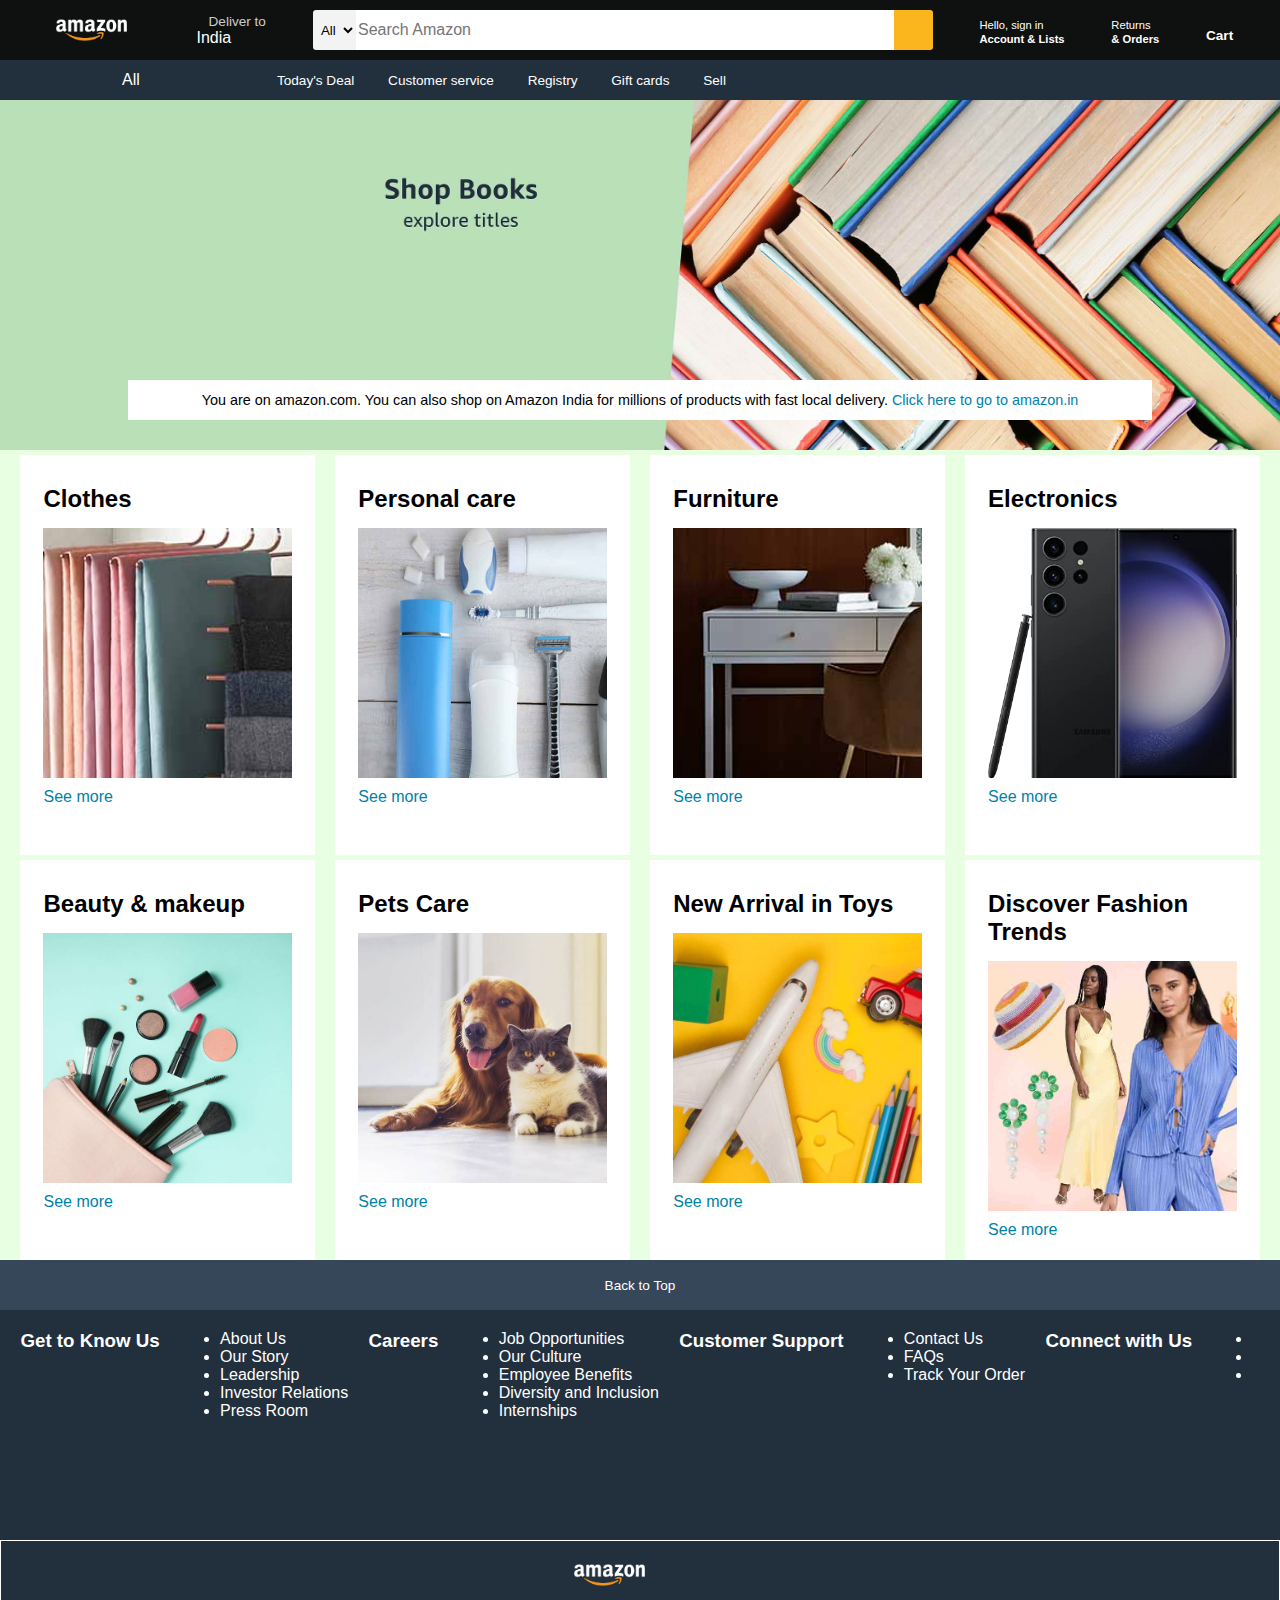
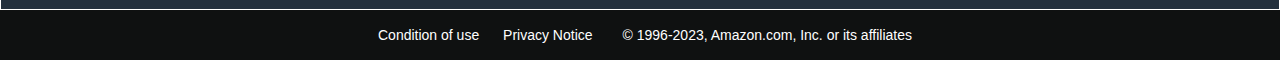
<file: amazon/index.html>
<!DOCTYPE html>
<html lang="en">
<head>
    <meta charset="UTF-8">
    <meta name="viewport" content="width=device-width, initial-scale=1.0">
    <title>Amazon</title>
    <link rel="stylesheet" href="https://cdnjs.cloudflare.com/ajax/libs/font-awesome/6.4.2/css/all.min.css" integrity="sha512-z3gLpd7yknf1YoNbCzqRKc4qyor8gaKU1qmn+CShxbuBusANI9QpRohGBreCFkKxLhei6S9CQXFEbbKuqLg0DA==" crossorigin="anonymous" referrerpolicy="no-referrer" />
    <link rel="stylesheet" href="style.css">
</head>
<body>
    <header>
        <div class="navbar">
            <div class="nav-logo border">
                <div class="logo"></div>
            </div>
            <div class="nav-address border">
                <p class="add-Deliver">Deliver to</p>
                <div class="add-icon">
                    <i class="fa-solid fa-location-dot"></i>
                    <p class="add-India">India</p>
                </div>
            </div>
            <div class="nav-search">
                <select class="search-select">
                    <option>All</option>
                </select>
                <input placeholder="Search Amazon" class="search-input">
                <div class="search-icon">
                    <i class="fa-solid fa-magnifying-glass border"></i>
                </div>
            </div>
            <div class="nav-sign border">
                <p><span>Hello, sign in</span></p>
                <p class="nav-second">Account & Lists</p>
            </div>
            <div class="nav-return border">
                <p><span>Returns</span></p>
                <p class="nav-second">& Orders</p>
            </div>

            <div class="nav-cart border">
                <i class="fa-solid fa-cart-shopping"></i>
                Cart
            </div>
        </div>
        <div class="panel">
            <div class="panel-all">
                <i class="fa-solid fa-bars"></i>
                All
            </div>
            <div class="panel-opts">
                <p>Today's Deal</p>
                <p>Customer service</p>
                <p>Registry</p>
                <p>Gift cards</p>
                <p>Sell</p>
            </div>
        </div>
    </header>
    <div class="hero-section">
        <div class="hero-message">
            <p>You are on amazon.com. You can also shop on Amazon India for millions of products with fast local delivery. <a>Click here to go to amazon.in</a></p>
        </div>
    </div>
    <div class="shop-section">
        <div class="box1 box">
            <div class="box-content">
                <h2>Clothes</h2>
                <div class="box-img" style="background-image: url('box1_image.jpg');"></div>
                <p>See more</p>
            </div>
        </div>
        <div class="box2  box">
            <div class="box-content">
                <h2>Personal care</h2>
                <div class="box-img" style="background-image: url('box2_image.jpg');"></div>
                <p>See more</p>
            </div>
        </div>
        <div class="box3 box">
            <div class="box-content">
                <h2>Furniture</h2>
                <div class="box-img" style="background-image: url('box3_image.jpg');"></div>
                <p>See more</p>
            </div>
        </div>
        <div class="box4 box">
            <div class="box-content">
                <h2>Electronics</h2>
                <div class="box-img" style="background-image: url('box4_image.jpg');"></div>
                <p>See more</p>
            </div>
        </div>
        <div class="box5 box">
            <div class="box-content">
                <h2>Beauty & makeup</h2>
                <div class="box-img" style="background-image: url('box5_image.jpg');"></div>
                <p>See more</p>
            </div>
        </div>
        
        <div class="box6 box">
            <div class="box-content">
                <h2>Pets Care</h2>
                <div class="box-img" style="background-image: url('box6_image.jpg');"></div>
                <p>See more</p>
            </div>
        </div>
        <div class="box7 box">
            <div class="box-content">
                <h2>New Arrival in Toys</h2>
                <div class="box-img" style="background-image: url('box7_image.jpg');"></div>
                <p>See more</p>
            </div>
        </div>
        <div class="box8 box">
            <div class="box-content">
                <h2>Discover Fashion Trends</h2>
                <div class="box-img" style="background-image: url('box8_image.jpg');"></div>
                <p>See more</p>
            </div>
        </div>
       
    </div>
    <footer>
        <div class="foot-panel1">
            Back to Top
        </div>
        <div class="foot-panel2">
            <h3>Get to Know Us</h3>
                <ul>
                    <li><a href="/about-us">About Us</a></li>
                    <li><a href="/our-story">Our Story</a></li>
                    <li><a href="/leadership">Leadership</a></li>
                    <li><a href="/investors">Investor Relations</a></li>
                    <li><a href="/press-room">Press Room</a></li>
                </ul>
                <h3>Careers</h3>
                <ul>
                    <li><a href="/careers">Job Opportunities</a></li>
                    <li><a href="/culture">Our Culture</a></li>
                    <li><a href="/benefits">Employee Benefits</a></li>
                    <li><a href="/diversity">Diversity and Inclusion</a></li>
                    <li><a href="/internships">Internships</a></li>
                </ul>
                <h3>Customer Support</h3>
                <ul>
                    <li><a href="/contact">Contact Us</a></li>
                    <li><a href="/faq">FAQs</a></li>
                    <li><a href="/track-order">Track Your Order</a></li>
                </ul>
                <h3>Connect with Us</h3>
                <ul class="social-media-links">
                    <li><a href="https://www.facebook.com/YourPage"><i class="fab fa-facebook"></i></a></li>
                    <li><a href="https://twitter.com/YourTwitter"><i class="fab fa-twitter"></i></a></li>
                    <li><a href="https://www.instagram.com/YourInstagram/"><i class="fab fa-instagram"></i></a></li>
                </ul>
        </div>
        
        <div class="foot-panel3">
            <div class="logo">

            </div>
        </div>
            
        <div class="foot-panel4">
            <div class="pages">
                <a href="#">Condition of use</a>
                <a href="#">Privacy Notice</a>
            </div>
            <div class="copyright">
                © 1996-2023, Amazon.com, Inc. or its affiliates
            </div>
        </div>
    </footer>
</body>
</html>
</file>
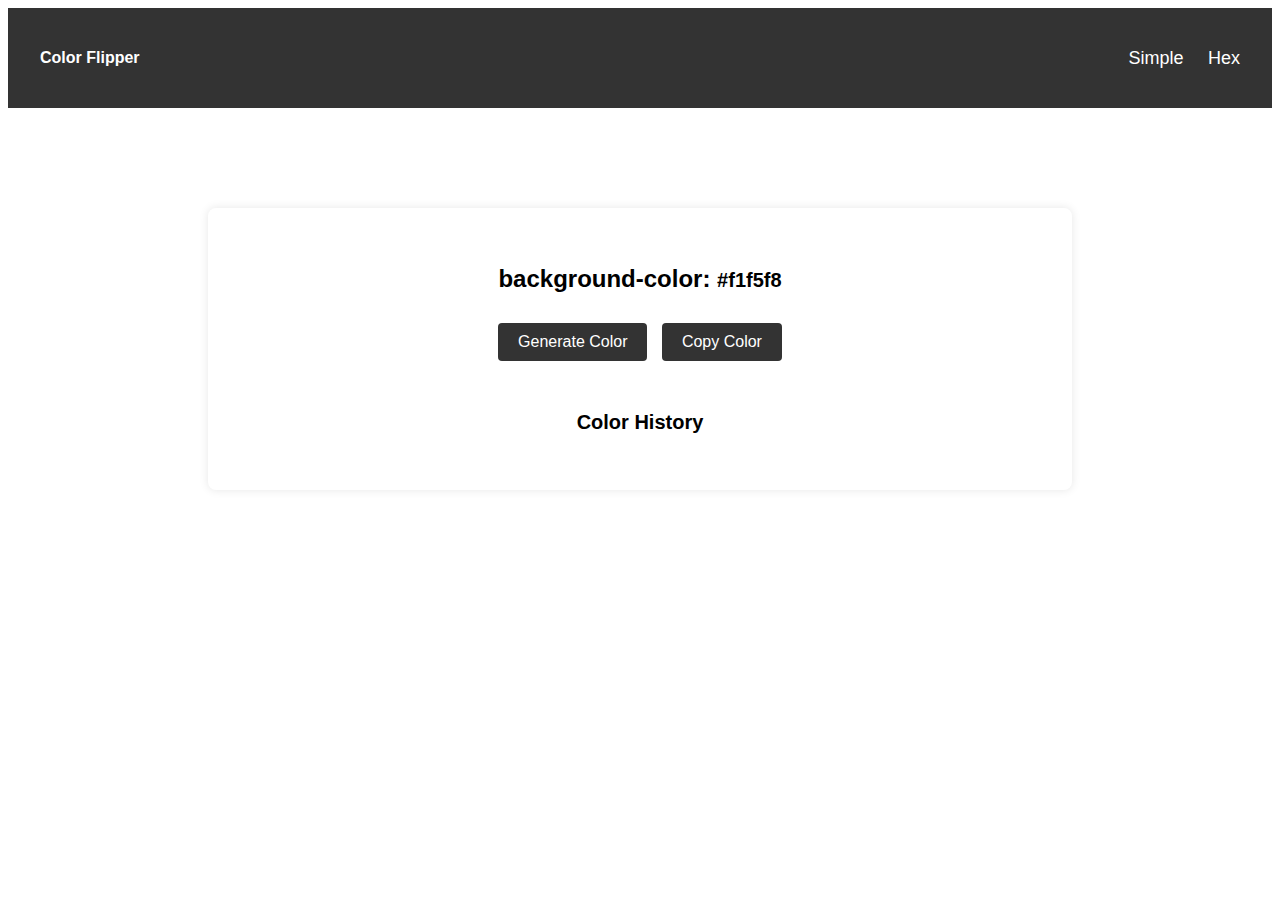
<file: color flipper/index.html>
<!DOCTYPE html>
<html lang="en">
<head>
  <meta charset="UTF-8"/>
  <meta name="viewport" content="width=device-width, initial-scale=1.0"/>
  <title>Color Flipper || Simple</title>
  <!--styles-->
  <link rel="stylesheet" href="styles.css"/>
</head>
<body>
  <nav>
    <div class="nav-center">
      <h4>Color Flipper</h4>
      <ul class="nav-links">
        <li>
          <a href="index.html">Simple</a>
        </li>
        <li>
          <a href="hex.html">Hex</a>
        </li>
      </ul>
    </div>
  </nav>
  <main>
    <div class="container">
      <h2>
        background-color: <span class="color" id="colorValue">#f1f5f8</span>
      </h2>
      <button class="btn btn-hero" id="btn">Generate Color</button>
      <button class="btn btn-hero" id="btnCopy">Copy Color</button>
      <!-- Add a history section to display saved colors -->
      <div class="history">
        <h3>Color History</h3>
        <ul id="historyList"></ul>
      </div>
    </div>
    <!-- JavaScript -->
    <script src="app.js"></script>
  </main>
</body>
</html>
</file>
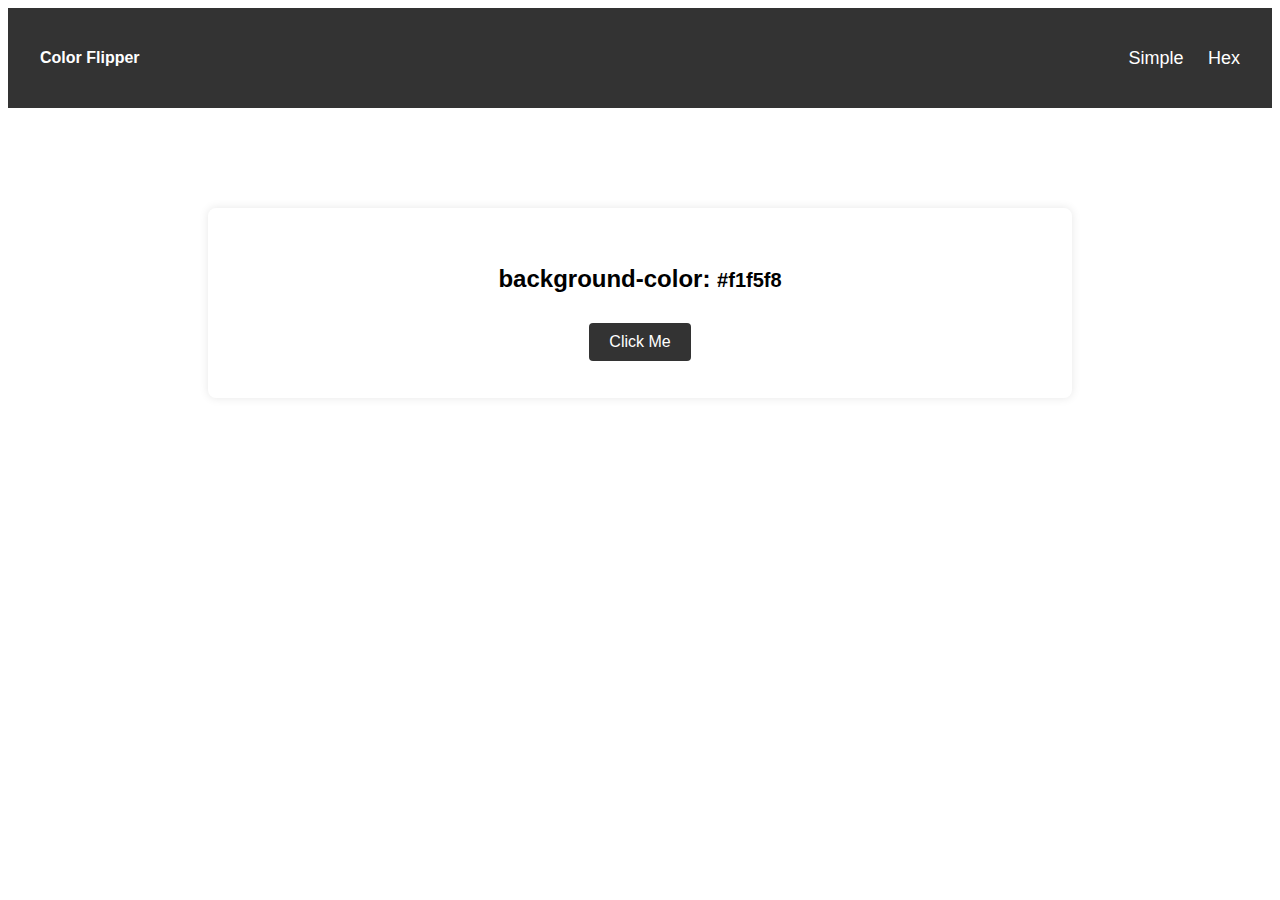
<file: color flipper/hex.html>
<!DOCTYPE html>
<html lang="en">
<head>
  <meta charset="UTF-8"/>
  <meta name="viewport" content="width=device-width, initial-scale=1.0"/>
  <title>Color Flipper || Hex</title>
  <!--styles-->
  <link rel="stylesheet" href="styles.css"/>
</head>
<body>
  <nav>
    <div class="nav-center">
      <h4>Color Flipper</h4>
      <ul class="nav-links">
        <li>
          <a href="index.html">Simple</a>
        </li>
        <li>
          <a href="hex.html">Hex</a>
        </li>
      </ul>
    </div>
  </nav>
  <main>
    <div class="container">
      <h2>
        background-color: <span class="color">#f1f5f8</span>
      </h2>
      <button class="btn btn-hero" id="btn">Click Me</button>
    </div>
    <!-- JavaScript -->
   <script src="hex.js"></script>

  </main>
</body>
</html>
</file>
<file: amazon/style.css>
* {
    margin: 0;
    font-family: Arial, sans-serif; 
    box-sizing: border-box; 
}


.navbar{
    height: 60px;
    background-color: #0f1111;
    color:white;
    display: flex;
    align-items: center;
    justify-content: space-evenly;
}

.nav-logo{
    height: 50px;
    width:100px;
}

.logo{
    background-image: url("amazon_logo.png");
    background-size: cover;
    height: 50px;
    width: 100%;
}

.border:hover{
    border: 2px solid white;
}

/* box2*/
.add-Deliver{
    color: #cccccc;
    font-size: 0.85rem;
    margin-left: 15px;
}

.add-India{
    font-size: 1rem;
    margin-left: 3px;
}

.add-icon{
    display: flex;
    align-items: center;
}

/* box 3 */

.nav-search{
    display: flex;
    justify-content: space-evenly;
    background-color:darksalmon;
    width: 620px;
    height: 40px;
    border-radius: 3px;
}

.search-select{
    background-color: #f3f3f3;
    width: 50px;
    text-align: center;
    border-top-left-radius: 4px;
    border-bottom-left-radius: 4px;
    border: none;

}

.search-input{
    width: 100%;
    font-size: 1rem;
    border: none;
}

.search-icon{
    width: 45px;
    padding-top: 10px;
    display: flex;
    justify-content: center;
    font-size: 1.2rem;
    border-top-right-radius: 4px;
    border-bottom-right-radius: 4px;
    background-color: rgba(255, 191, 0, 0.768);
    color: #0f1111;
    
}

.nav-search:hover{
    border: 2px solid orange;
}

/* box 4 */

span{
    font-size: 0.7rem;
}

.nav-second{
    font-size: 0.7rem;
    font-weight: 700;
}


/* box 5 */

.nav-cart  i {
    font-size: 30px;
}

.nav-cart{
    font-size: 0.85rem;
    font-weight: 700;
}


/**panel**/
.panel{
    height: 40px;
    background-color: #222f3d;
    display: flex;
    color: white;
    align-items: center;
    justify-content: space-evenly;
}


.panel-opts p{
    display: inline;
    margin: 15px;
}


.panel-opts p:hover {
    background-color: #007bff; 
    color: white; 
}



.panel-opts{
    width: 70%;
    font-size: 0.85rem;
}

/** hero section**/
.hero-section{
    background-image: url("hero\ image.jpg");
    background-size: cover;
    height:350px;
    display: flex;
    justify-content: center;
    align-items: flex-end;
    }


/** hero message **/
.hero-message{
    background-color: white;
    color: black;
    height: 40px;
    display: flex;
    align-items: center;
    justify-content: center;
    font-size: 0.9rem;
    width: 80%;
    margin-bottom: 30px;


}


.hero-message a{
    color: #0081A7;
}


/** shop- section**/

.shop-section{
    display: flex;
    flex-wrap: wrap;
    justify-content: space-evenly;
    background-color: #e9ffe2;
}

.box{
    margin-top: 5px;
    /* border: solid black; */
    height: 400px;
    width: 23%;
    padding: 15px 3px 15px;
    background-color: white;
    
}


/** box img**/

.box-img{
    height: 250px;
    background-size: cover;
    background-repeat: no-repeat;
    

}


.box-content{
    margin-top: 15px;
    margin-left: 20px;
    margin-right: 20px;
    
   
}

.box-content p{
    padding-top: 10px;
    color:#0081A7; 
}

.box-content h2{
    padding-bottom: 15px;
}

/**footer **/

.foot-panel1{
    background-color: #37475a;
    color: white;
    height: 50px;
    display: flex;
    align-items: center;
    justify-content: center;
    font-size: 0.85rem;
}

.foot-panel2{
    background-color: #222f3d;
    color: white;
    height: 230px;
    display: flex;
    padding-top: 20px;
    justify-content: space-evenly;

}

ul a{
    display: block;
    text-decoration: none;
    color: white;
}

.foot-panel3 {
    background-color: #222f3d;
    color: white;
    border: 0.5px solid white;
    height: 70px;
    display: flex;
    justify-content:center;
    align-items: center;
}

.logo {
    background-image: url("amazon_logo.png");
    background-size: contain; 
    background-repeat: no-repeat;
    height: 50px;
    width: 150px; 
}


.foot-panel4 {
    background-color: #0f1111;
    display: flex;
    justify-content: center;
    align-items: center;
    height: 50px;
    color: white; 
    font-size: 14px;
    font-family: Arial, sans-serif; 
}

.pages a {
    text-decoration: none; 
    color: white; 
    margin: 0 10px;
}

.copyright {
    margin-left: 20px; 
}
</file>
<file: color flipper/styles.css>
/* Your existing CSS styles */

/* Add responsive design styles */
@media screen and (max-width: 768px) {
  /* Add styles for mobile devices */
}

/* Enhance user interface styles */
body {
  font-family: 'Segoe UI', Arial, sans-serif;
  line-height: 1.6;
}

nav {
  background-color: #333;
  padding: 1rem;
  color: #fff;
}

.nav-center {
  max-width: 1200px;
  margin: 0 auto;
  display: flex;
  justify-content: space-between;
  align-items: center;
}

.nav-links li {
  display: inline;
  margin-left: 20px;
}

.nav-links li a {
  color: #fff;
  text-decoration: none;
  font-size: 18px;
}

.container {
  max-width: 800px;
  margin: 100px auto;
  padding: 2rem;
  text-align: center;
  background-color: #fff;
  border-radius: 8px;
  box-shadow: 0 0 10px rgba(0, 0, 0, 0.1);
}

.container h2 {
  font-size: 24px;
  margin-bottom: 20px;
}

.color {
  font-size: 20px;
  font-weight: bold;
}

/* Buttons */
.btn {
  background-color: #333;
  color: #fff;
  border: none;
  padding: 10px 20px;
  border-radius: 4px;
  cursor: pointer;
  font-size: 16px;
  margin: 5px;
}

/* History section */
.history {
  margin-top: 40px;
  text-align: center;
}

.history h3 {
  font-size: 20px;
}

#historyList {
  list-style-type: none;
  padding: 0;
  margin: 0;
}

#historyList li {
  margin-bottom: 5px;
}
</file>
